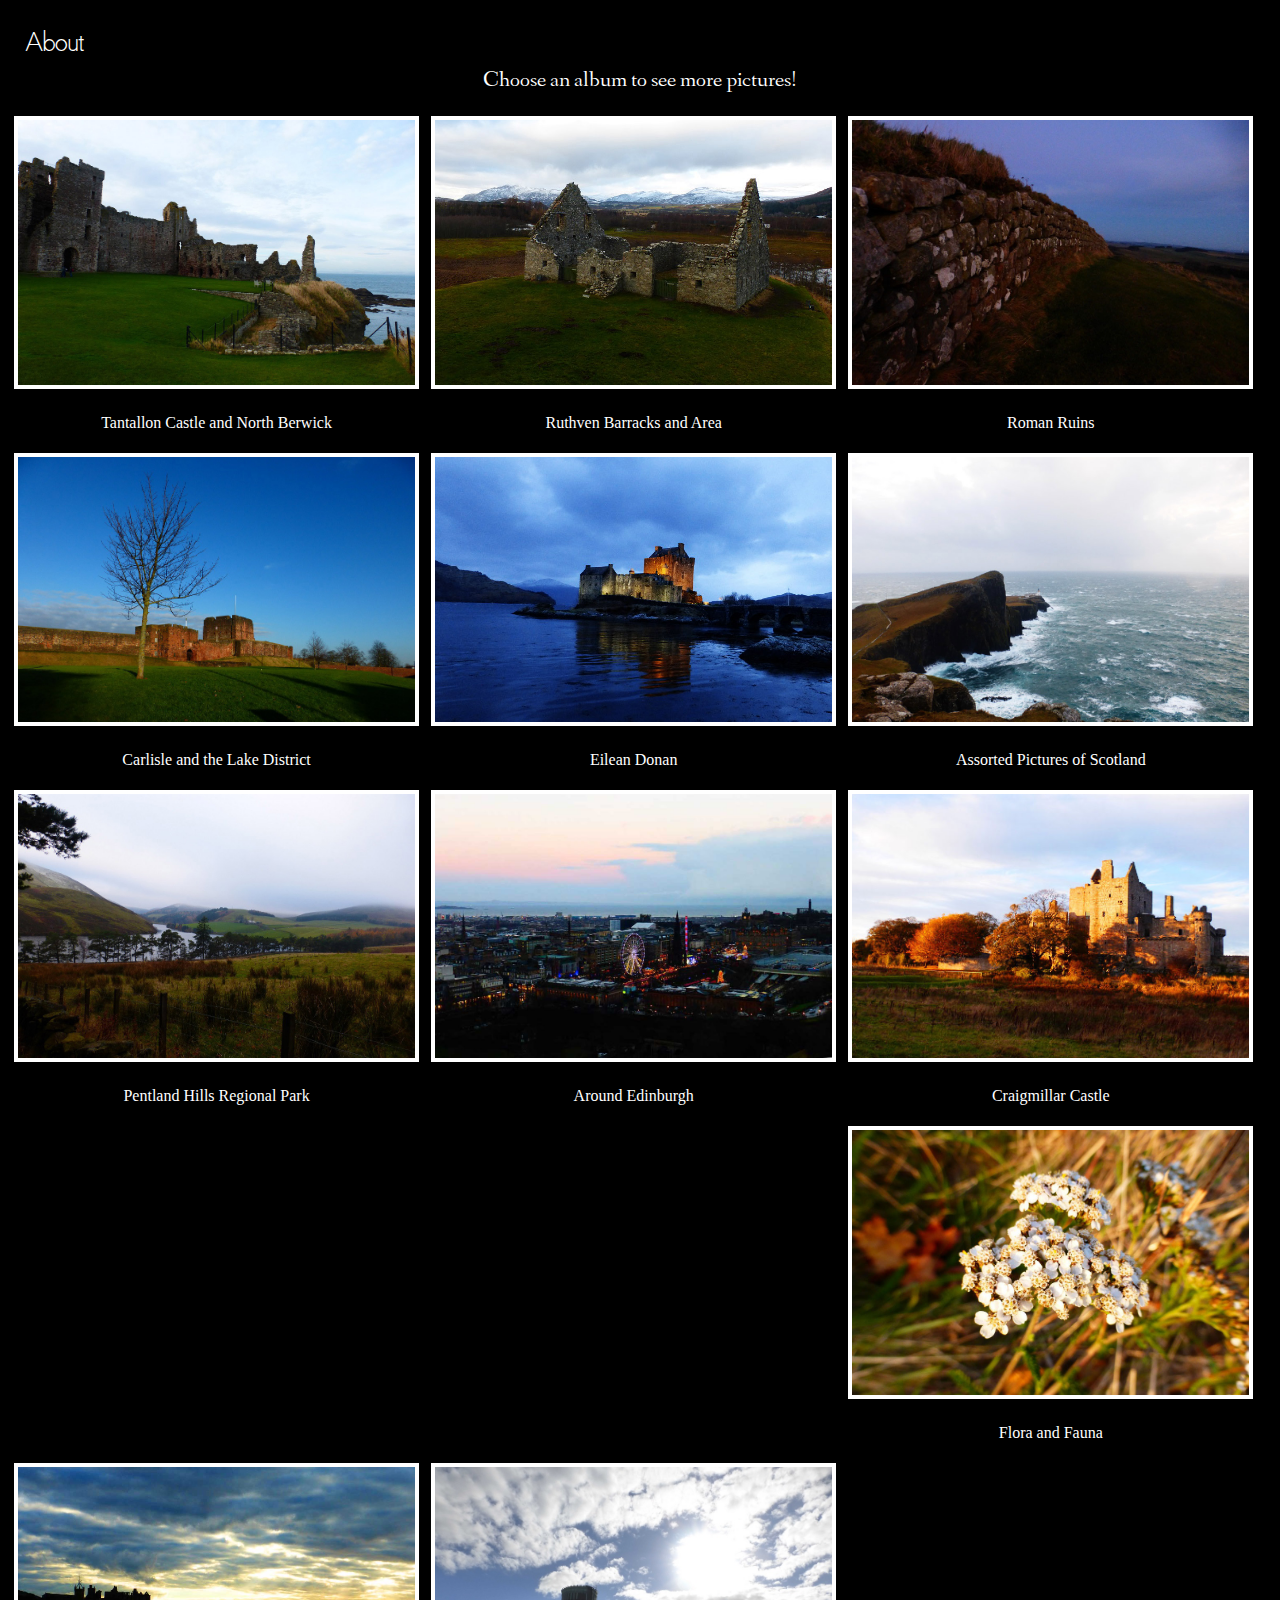
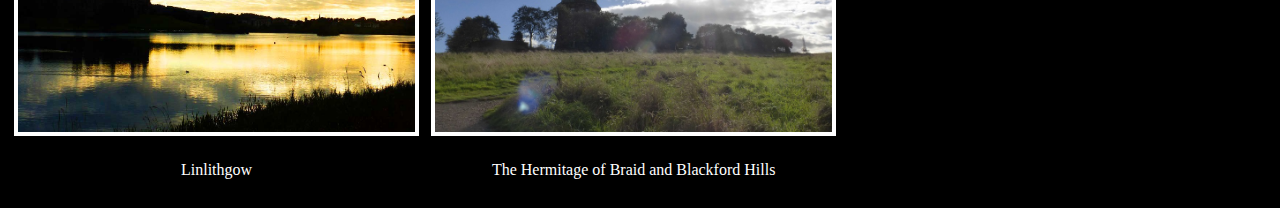
<file: index.html>
<!DOCTYPE html>
<html>
<head>
  <meta charset="utf-8">
  <meta http-equiv="X-UA-Compatible" content="IE=edge">
  <meta name="viewport" content="width=device-width, initial-scale=1">
  <title>Sarah in Edinburgh</title>
  <link href="css/style1.css" rel="stylesheet">
</head>
<body>
<div class = "home_button"><a href = "about.html"><p>About</p></a></div> 

<p class='homeTitle'>Choose an album to see more pictures!</p> 


<div class="responsive">
  <div class="img">
    <a href="tantallon.html">
      <img src="images/cover_photos/tantallon.jpg" alt="Tantallon castle" width="600" height="400">
    </a>
    <div class="desc"><p>Tantallon Castle and North Berwick</p></div>
  </div>
</div>

<div class="responsive">
  <div class="img">
    <a href="ruthven.html">
      <img src="images/cover_photos/ruthven.jpg" alt="Ruthven" width="600" height="400">
    </a>
    <div class="desc"><p>Ruthven Barracks and Area</p></div>
  </div>
</div>

<div class="responsive">
  <div class="img">
    <a href="roman.html">
      <img src="images/cover_photos/roman.jpg" alt="Roman Ruins" width="600" height="400">
    </a>
    <div class="desc"><p>Roman Ruins</p></div>
  </div>
</div>

<div class="responsive">
  <div class="img">
    <a href="ne.html">
      <img src="images/cover_photos/ne.jpg" alt="Northern England" width="600" height="400">
    </a>
    <div class="desc"><p>Carlisle and the Lake District</p></div>
  </div>
</div>

<div class="responsive">
  <div class="img">
    <a href="eilean_donan.html">
      <img src="images/cover_photos/eilean_donan.jpg" alt="Eilean Donan" width="600" height="400">
    </a>
    <div class="desc"><p>Eilean Donan</p></div>
  </div>
</div>

<div class="responsive">
  <div class="img">
    <a href="scotland.html">
      <img src="images/cover_photos/scotland.jpg" alt="Assorted Scotland" width="600" height="400">
    </a>
    <div class="desc"><p>Assorted Pictures of Scotland</p></div>
  </div>
</div>

<div class="responsive">
  <div class="img">
    <a href="pentlands.html">
      <img src="images/cover_photos/pentlands.jpg" alt="Pentlands" width="600" height="400">
    </a>
    <div class="desc"><p>Pentland Hills Regional Park</p></div>
  </div>
</div>


<div class="responsive">
  <div class="img">
    <a  href="around.html">
      <img src="images/cover_photos/around.jpg" alt="Edinburgh" width="600" height="400">
    </a>
    <div class="desc"><p>Around Edinburgh</p></div>
  </div>
</div>

<div class="responsive">
  <div class="img">
    <a href="craigmillar.html">
      <img src="images/cover_photos/craigmillar.jpg" alt="Craigmillar" width="600" height="400">
    </a>
    <div class="desc"><p>Craigmillar Castle</p></div>
  </div>
</div>

<div class="responsive">
  <div class="img">
    <a  href="flower.html">
      <img src="images/cover_photos/flower.jpg" alt="Flowers and Animals" width="600" height="400">
    </a>
    <div class="desc"><p>Flora and Fauna</p></div>
  </div>
</div>

<div class="responsive">
  <div class="img">
    <a  href="linlithgow.html">
      <img src="images/cover_photos/linlithgow.jpg" alt="Linlithgow" width="600" height="400">
    </a>
    <div class="desc"><p>Linlithgow</p></div>
  </div>
</div>

<div class="responsive">
  <div class="img">
    <a  href="hermitage.html">
      <img src="images/cover_photos/hermitage.jpg" alt="Hermitage of Braid" width="600" height="400">
    </a>
    <div class="desc"><p>The Hermitage of Braid and Blackford Hills</p></div>
  </div>
</div>
<div class="clearfix"></div>




</body>
</html>
</file>
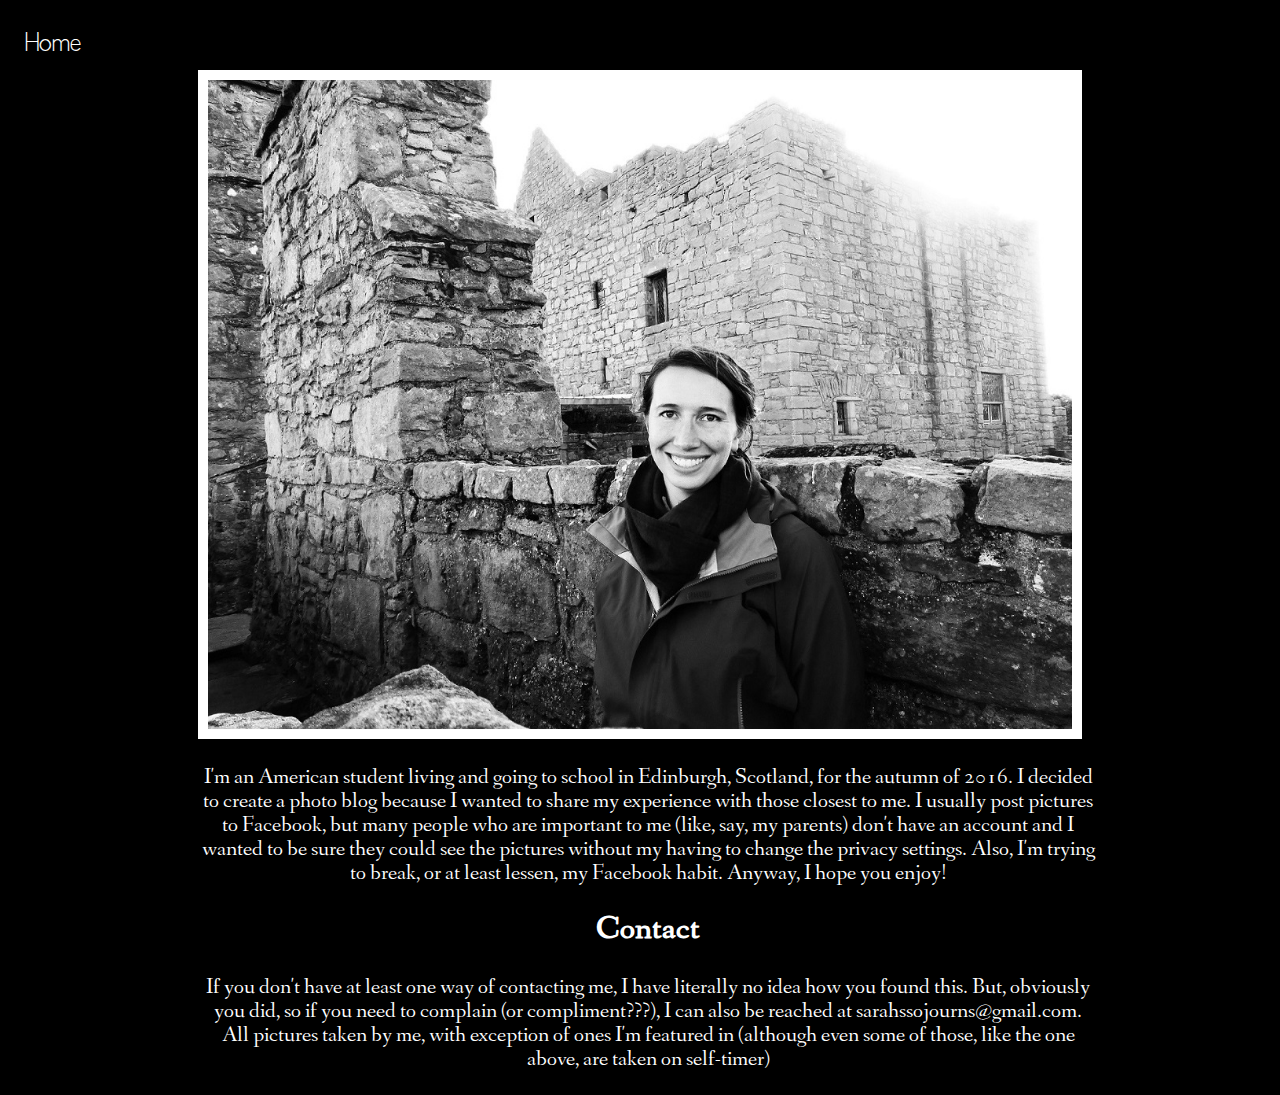
<file: about.html>
<!DOCTYPE html>
<html lang="en">
  <head>
    <meta charset="utf-8">
	   <meta http-equiv="X-UA-Compatible" content="IE=edge">
	   <meta name="viewport" content="width=device-width, initial-scale=1">
    <title>About</title>
    <!-- Bootstrap -->
	   <link href="css/style1.css" rel="stylesheet">
	<!-- HTML5 shim and Respond.js for IE8 support of HTML5 elements and media queries -->
	<!-- WARNING: Respond.js doesn't work if you view the page via file:// -->
	<!--[if lt IE 9]>
		  <script src="https://oss.maxcdn.com/html5shiv/3.7.2/html5shiv.min.js"></script>
		  <script src="https://oss.maxcdn.com/respond/1.4.2/respond.min.js"></script>
		<![endif]-->
  </head>
  <body>
    <div class = "home_button"><a href="index.html"><p>Home</p></a></div>
    <script src="js/jquery-1.11.3.min.js" type="text/javascript"></script>  
    <!--eventually this needs to go in its own js file-->
    <script>

      $(document).ready(function(){ 
      //keeps the picture in the right place when window is resized
        $(window).resize(function(){ 
           $('.my_images').css({
            position:'absolute',
            left: ($(window).width() 
              - $('.my_images').outerWidth())/2,
            top: ($(window).height() 
              - $('.my_images').outerHeight())/2
            });   
        });
     
       
 // To initially run the function:
        $(window).resize();
      });
    </script>
    <div id = "my_images">  
      <img src = "images/profile.jpg" id="main_picture">     
      <div class="caption" id="abt_caption"><p>I'm an American student living and going to school in Edinburgh, Scotland, for the autumn of 2016. I decided to create a photo blog because I wanted to share my experience with those closest to me. I usually post pictures to Facebook, but many people who are important to me (like, say, my parents) don't have an account and I wanted to be sure they could see the pictures without my having to change the privacy settings. Also, I'm trying to break, or at least lessen, my Facebook habit. Anyway, I hope you enjoy!</p>
        <h2>Contact</h2><p>If you don't have at least one way of contacting me, I have literally no idea how you found this. But, obviously you did, so if you need to complain (or compliment???), I can also be reached at sarahssojourns@gmail.com.<br/> All pictures taken by me, with exception of ones I'm featured in (although even some of those, like the one above, are taken on self-timer)</p></div> 
    </div>
  </body>
</html>
</file>
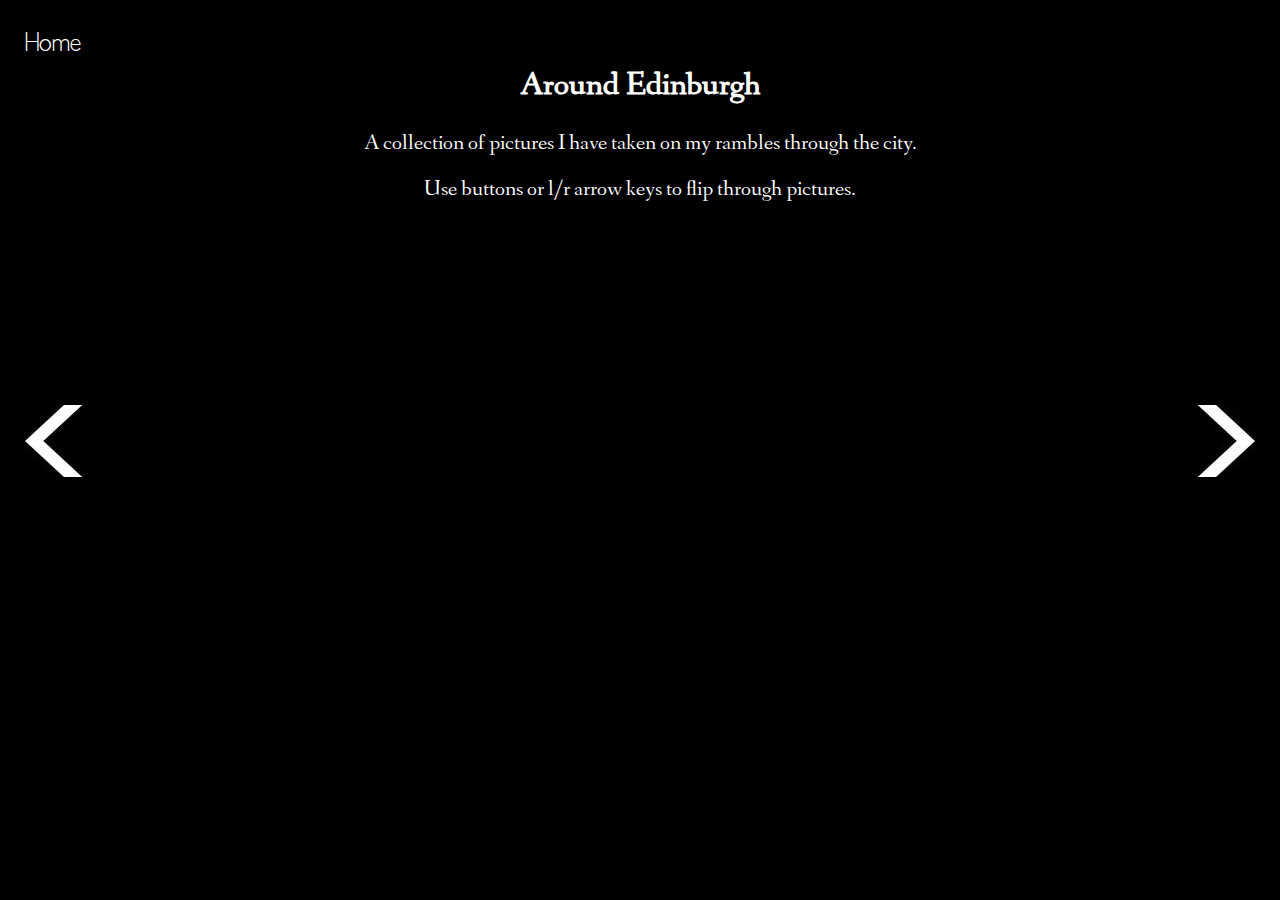
<file: around.html>
<!DOCTYPE html>
<html lang="en">
  <head>
    <meta charset="utf-8">
	   <meta http-equiv="X-UA-Compatible" content="IE=edge">
	   <meta name="viewport" content="width=device-width, initial-scale=1">
     <script src ="photo_slider.js"></script>
    <title>Around Edinburgh</title>
    <!-- Bootstrap -->
	   <link href="css/style1.css" rel="stylesheet">
	<!-- HTML5 shim and Respond.js for IE8 support of HTML5 elements and media queries -->
	<!-- WARNING: Respond.js doesn't work if you view the page via file:// -->
	<!--[if lt IE 9]>
		  <script src="https://oss.maxcdn.com/html5shiv/3.7.2/html5shiv.min.js"></script>
		  <script src="https://oss.maxcdn.com/respond/1.4.2/respond.min.js"></script>
		<![endif]-->
  </head>
  <body>
    <div class = "home_button"><a href="index.html"><p>Home</p></a></div>
    <script src="js/jquery-1.11.3.min.js" type="text/javascript"></script>  
    <!--eventually this needs to go in its own js file-->
    <script >
    
      var captions;
     // array of captions for pictures
      captions = ["Sir Walter Scott Memorial","In Holyrood Park", 
      "Duddsington Loch!", "Duddsington Loch!", "On the Royal Mile", "The Edinburgh Castle", 
      "Princes Street and the Christmas Market from the castle", 
      "The Royal Mile and Arthur's Seat from the castle", 
      "The Edinburgh Christmas Market and Princes Street from the castle", "From the castle!", "The Edinburgh Castle", "The Pentland Hills as seen from the Salisbury Crags", "The Edinburgh Castle, as seen from Princes Street",
       "The Balmoral Hotel and Princes Street",
        "Arthur's Seat", "Holyrood Park", "Holyrood Park", 
        "Sir Walter Scott Memorial", "Duddsington Kirk", "The Royal Mile", "Looking over Dean Gardens", "Dean Village!", 
        "Dean Village!", "The castle from Greyfriar Kirk", "From Greyfriar Kirk", "Greyfriar's Kirk", "Greyfriar's Kirk", "Greyfriar's Kirk", "Greyfriar's Kirk", "Greyfriar's Kirk", "Greyfriar's Kirk", "Greyfriar's Kirk",
        "Greyfriar's Kirk", "Greyfriar's Kirk", "Edinburgh at sunset", "The Castle!", "The Castle", "Looking south from the castle", "The Royal Mile!"];

      photo_slider('<h2>Around Edinburgh</h2><p>A collection of pictures I have taken on my rambles through the city.</p>',
      'around/around_', captions);
      
    </script>
    <div id = "my_images">       
    </div>
    <img src = "images/left_button.jpg" class="left_button">
    <img src = "images/right_button.jpg" class="right_button">
  </body>
</html>
</file>
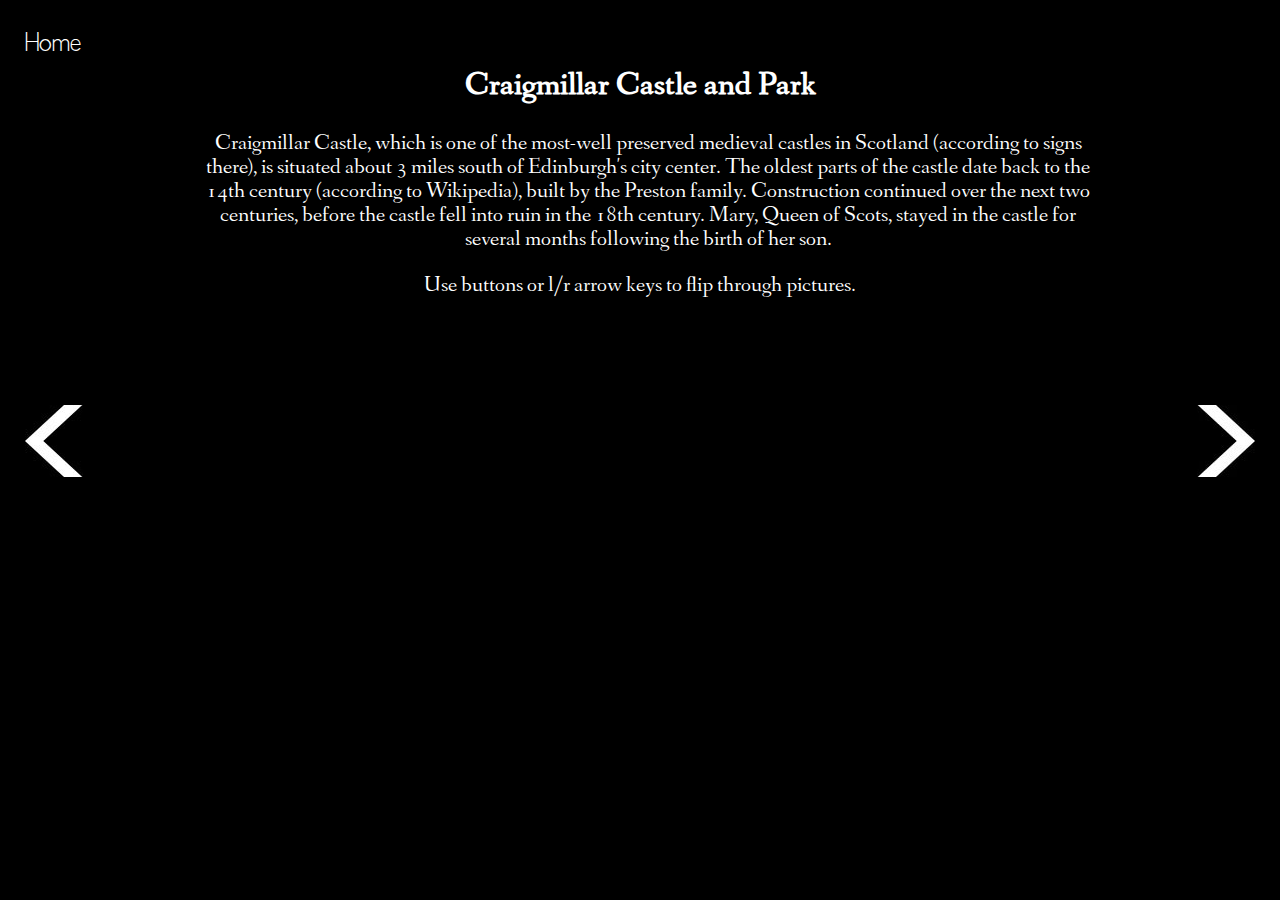
<file: craigmillar.html>
<!DOCTYPE html>
<html lang="en">
  <head>
    <meta charset="utf-8">
	   <meta http-equiv="X-UA-Compatible" content="IE=edge">
	   <meta name="viewport" content="width=device-width, initial-scale=1">
    <title>Craigmillar Castle and Park</title>
    <!-- Bootstrap -->
	   <link href="css/style1.css" rel="stylesheet">
     <script src = "photo_slider.js"></script>
	<!-- HTML5 shim and Respond.js for IE8 support of HTML5 elements and media queries -->
	<!-- WARNING: Respond.js doesn't work if you view the page via file:// -->
	<!--[if lt IE 9]>
		  <script src="https://oss.maxcdn.com/html5shiv/3.7.2/html5shiv.min.js"></script>
		  <script src="https://oss.maxcdn.com/respond/1.4.2/respond.min.js"></script>
		<![endif]-->
  </head>
  <body>
    <div class = "home_button"><a href="index.html"><p>Home</p></a></div>
    <script src="js/jquery-1.11.3.min.js" type="text/javascript"></script>  
    <!--eventually this needs to go in its own js file-->
    <script>
      //array of captions for pictures
      var captions = ["The castle on an autumn evening",
      "The castle from the northwest", "From where the castle gardens once were", 
      "Again, from the old gardens", "Trees at sunset!",
      "Sunset in the park",
      "The castle from the southwest", 
      "Northern entrance", "The castle from the south", 
      "Eastern side and chapel", "Sorry, I just took a lot of pictures from this angle", 
      "Slightly Closer", "Oh, look, another picture of the castle!", 
      "From a window facing west", "Edinburgh and Salisbury Craigs",
       "Facing northeast from the castle", "Slightly more north",
       "Edinburgh and Holyrood park/Arthur's Seat", 
       "The Hermitage of Braid and Blackford Hill and, farther out, Pentland Hills Regional Park", 
       "Grand Dining Hall", "slightly different angle on the castle",
        "Western side", "A tower??", "A gate?? (I have been nominated for the Nobel Prize in literature for my captioning skills)", "Woods in the park!"];

      var file_path = 'craigmillar/craigmillar_';

      var intro ='<h2>Craigmillar Castle and Park</h2><p id ="abt_caption">Craigmillar Castle, which is one of the most-well preserved medieval castles in Scotland (according to signs there), is situated about 3 miles south of Edinburgh&apos;s city center. The oldest parts of the castle date back to the 14th century (according to Wikipedia), built by the Preston family. Construction continued over the next two centuries, before the castle fell into ruin in the 18th century. Mary, Queen of Scots, stayed in the castle for several months following the birth of her son.</p>';
      photo_slider(intro, file_path, captions);
 
    </script>
    <div id = "my_images">       
    </div>
    <img src = "images/left_button.jpg" class="left_button">
    <img src = "images/right_button.jpg" class="right_button">
  </body>
</html>
</file>
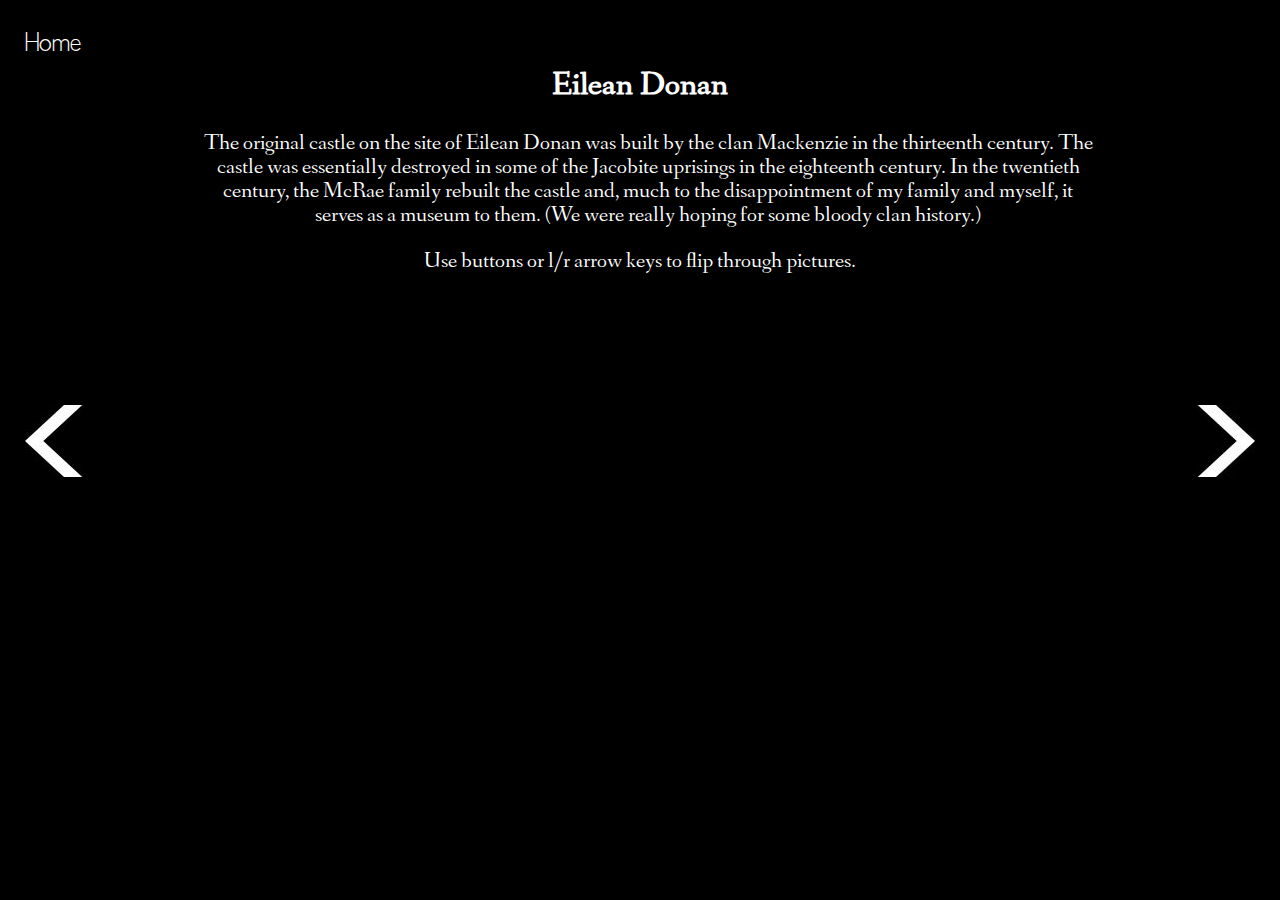
<file: eilean_donan.html>
<!DOCTYPE html>
<html lang="en">
  <head>
    <meta charset="utf-8">
	   <meta http-equiv="X-UA-Compatible" content="IE=edge">
	   <meta name="viewport" content="width=device-width, initial-scale=1">
      <title>Eilean Donan</title>
      <script src='photo_slider.js'></script>
    <!-- Bootstrap -->
	   <link href="css/style1.css" rel="stylesheet">
	<!-- HTML5 shim and Respond.js for IE8 support of HTML5 elements and media queries -->
	<!-- WARNING: Respond.js doesn't work if you view the page via file:// -->
	<!--[if lt IE 9]>
		  <script src="https://oss.maxcdn.com/html5shiv/3.7.2/html5shiv.min.js"></script>
		  <script src="https://oss.maxcdn.com/respond/1.4.2/respond.min.js"></script>
		<![endif]-->
  </head>
  <body>
    <div class = "home_button"><a href="index.html"><p>Home</p></a></div>
    <script src="js/jquery-1.11.3.min.js" type="text/javascript"></script>  
    <!--eventually this needs to go in its own js file-->
    <script>
     var intro = '<h2>Eilean Donan</h2><p id="abt_caption">The original castle on the site of Eilean Donan was built by the clan Mackenzie in the thirteenth century. The castle was essentially destroyed in some of the Jacobite uprisings in the eighteenth century. In the twentieth century, the McRae family rebuilt the castle and, much to the disappointment of my family and myself, it serves as a museum to them. (We were really hoping for some bloody clan history.)</p>';
     var file_path = 'eilean_donan/eilean_donan_';
      //array of captions for pictures
      var captions = ["The castle from the parking lot", 
      "Hills around the castle", "Hills around the castle",
       "Hills around the castle", "Hills around the castle",
        "From on the island", "The castle!", "The castle!", "Lit up!", "Lit up!"];
      photo_slider(intro, file_path, captions);
    </script>
    <div id = "my_images">       
    
    </div>
    <img src = "images/left_button.jpg" class="left_button">
    <img src = "images/right_button.jpg" class="right_button">
  </body>
</html>
</file>
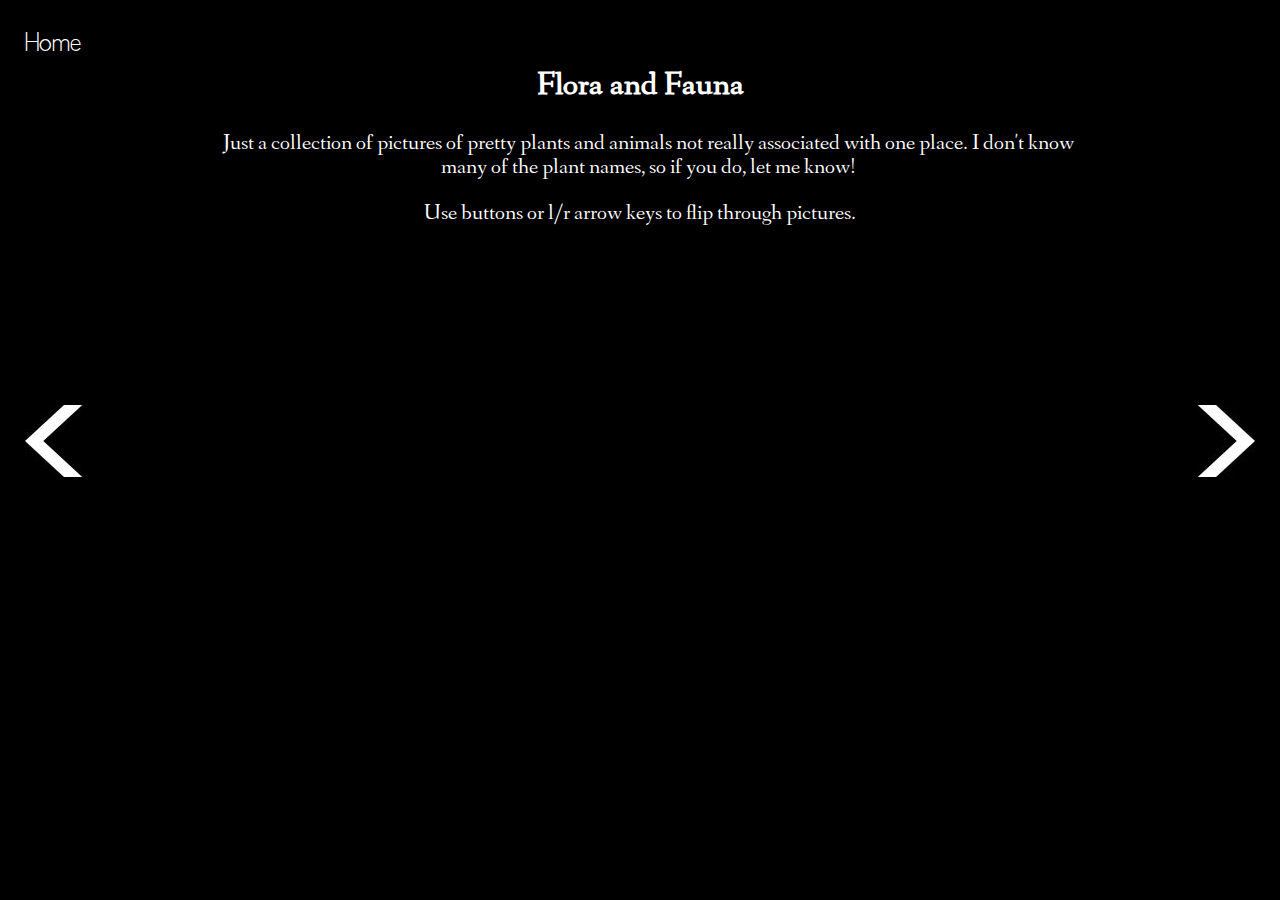
<file: flower.html>
<!DOCTYPE html>
<html lang="en">
  <head>
    <meta charset="utf-8">
	   <meta http-equiv="X-UA-Compatible" content="IE=edge">
	   <meta name="viewport" content="width=device-width, initial-scale=1">
    <title>Flora</title>
    <script src= "photo_slider.js"></script>
    <!-- Bootstrap -->
	   <link href="css/style1.css" rel="stylesheet">
	<!-- HTML5 shim and Respond.js for IE8 support of HTML5 elements and media queries -->
	<!-- WARNING: Respond.js doesn't work if you view the page via file:// -->
	<!--[if lt IE 9]>
		  <script src="https://oss.maxcdn.com/html5shiv/3.7.2/html5shiv.min.js"></script>
		  <script src="https://oss.maxcdn.com/respond/1.4.2/respond.min.js"></script>
		<![endif]-->
  </head>
  <body>
    <div class = "home_button"><a href="index.html"><p>Home</p></a></div>
    <script src="js/jquery-1.11.3.min.js" type="text/javascript"></script>  
    <!--eventually this needs to go in its own js file-->
    <script>

      //array of captions for pictures
      var captions = ["Near Craigmillar Castle!", 
      "One of my friends thought this duck looked like a dragon spreading its wings", "A heron in Pentland Hills Regional Park",
      "Robin at Hadrian's Wall", "Robin at Hadrian's Wall",
      "Near Duddsington Loch", "A Dahlia(?) in someone's front yard (I felt a bit creepy taking the picture, oh well)", "Near Duddsington Loch", "Near Duddsington Loch", "Near Duddsington Loch", "In Greyfriar's Kirkyard", "In Greyfriar's Kirkyard", "In Greyfriar's Kirkyard", "In Greyfriar's Kirkyard", "In Greyfriar's Kirkyard", "In Greyfriar's Kirkyard", "Daisies are my favorite flowers", "Daisy in Greyfriar's Kirkyard", "In Greyfriar's Kirkyard"];

      var file_path = 'flower/flower_';
      var intro = '<h2>Flora and Fauna</h2><p id="abt_caption">Just a collection of pictures of pretty plants and animals not really associated with one place. I don&apos;t know many of the plant names, so if you do, let me know!</p>';
      photo_slider(intro, file_path, captions);
    
    </script>
    <div id = "my_images">       
    </div>
    <img src = "images/left_button.jpg" class="left_button">
    <img src = "images/right_button.jpg" class="right_button">
  </body>
</html>
</file>
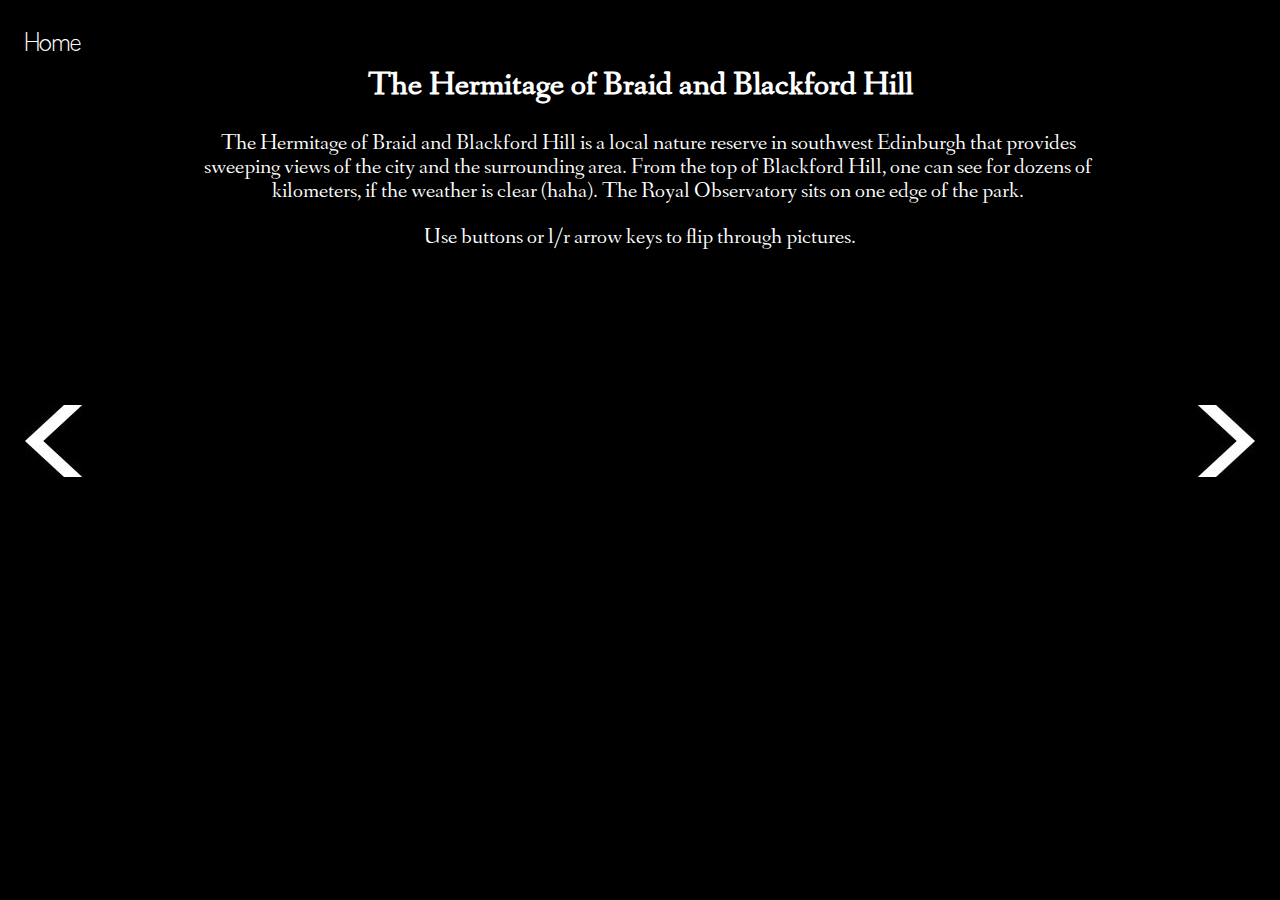
<file: hermitage.html>
<!DOCTYPE html>
<html lang="en">
  <head>
    <meta charset="utf-8">
	   <meta http-equiv="X-UA-Compatible" content="IE=edge">
	   <meta name="viewport" content="width=device-width, initial-scale=1">
      <title>Hermitage of Braid and Blackford Hill</title>
      <script src='photo_slider.js'></script>
    <!-- Bootstrap -->
	   <link href="css/style1.css" rel="stylesheet">
	<!-- HTML5 shim and Respond.js for IE8 support of HTML5 elements and media queries -->
	<!-- WARNING: Respond.js doesn't work if you view the page via file:// -->
	<!--[if lt IE 9]>
		  <script src="https://oss.maxcdn.com/html5shiv/3.7.2/html5shiv.min.js"></script>
		  <script src="https://oss.maxcdn.com/respond/1.4.2/respond.min.js"></script>
		<![endif]-->
  </head>
  <body>
    <div class = "home_button"><a href="index.html"><p>Home</p></a></div>
    <script src="js/jquery-1.11.3.min.js" type="text/javascript"></script>  
    <!--eventually this needs to go in its own js file-->
    <script>
     var intro = '<h2>The Hermitage of Braid and Blackford Hill</h2><p id="abt_caption">The Hermitage of Braid and Blackford Hill is a local nature reserve in southwest Edinburgh that provides sweeping views of the city and the surrounding area. From the top of Blackford Hill, one can see for dozens of kilometers, if the weather is clear (haha). The Royal Observatory sits on one edge of the park.</p>';
     var file_path = 'hermitage/hermitage_';
      //array of captions for pictures
      var captions = ["A view of Arthur's seat.", "Looking southwest from Blackford Hill, toward Pentland Regional Park", "Blackford Pond", "Edinburgh Castle from Blackford Hill", "The Royal Observatory", "Edinburgh!"];
      photo_slider(intro, file_path, captions);
    </script>
    <div id = "my_images">       
    
    </div>
    <img src = "images/left_button.jpg" class="left_button">
    <img src = "images/right_button.jpg" class="right_button">
  </body>
</html>
</file>
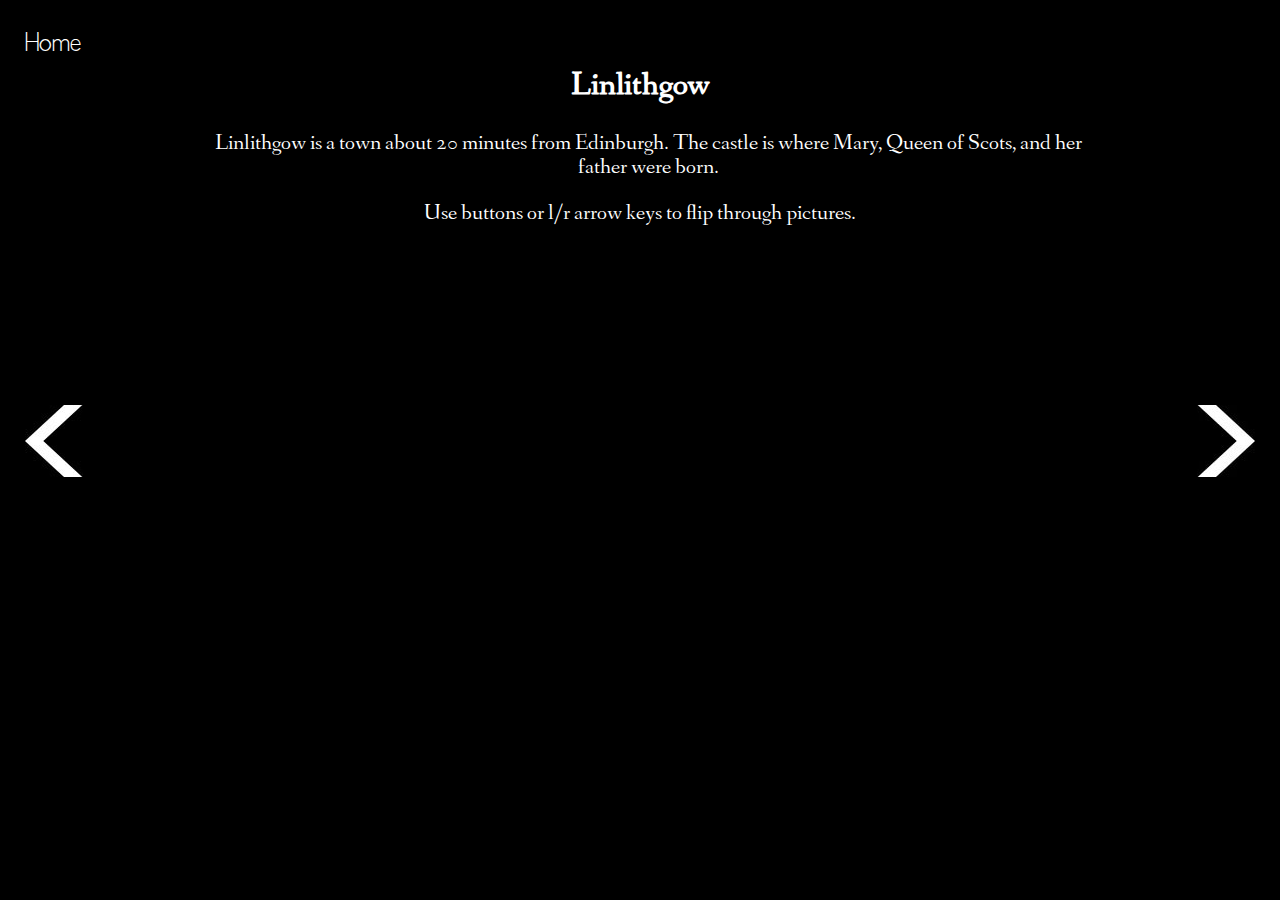
<file: linlithgow.html>
<!DOCTYPE html>
<html lang="en">
  <head>
    <meta charset="utf-8">
	   <meta http-equiv="X-UA-Compatible" content="IE=edge">
	   <meta name="viewport" content="width=device-width, initial-scale=1">
    <title>Linlithgow</title>
    <!-- Bootstrap -->
	   <link href="css/style1.css" rel="stylesheet">
     <script src = "photo_slider.js"></script>
	<!-- HTML5 shim and Respond.js for IE8 support of HTML5 elements and media queries -->
	<!-- WARNING: Respond.js doesn't work if you view the page via file:// -->
	<!--[if lt IE 9]>
		  <script src="https://oss.maxcdn.com/html5shiv/3.7.2/html5shiv.min.js"></script>
		  <script src="https://oss.maxcdn.com/respond/1.4.2/respond.min.js"></script>
		<![endif]-->
  </head>
  <body>
    <div class = "home_button"><a href="index.html"><p>Home</p></a></div>
    <script src="js/jquery-1.11.3.min.js" type="text/javascript"></script>  
    <!--eventually this needs to go in its own js file-->
    <script>
      //array of captions for pictures
      var captions = ["Parish Church","Fountain in the center of the courtyard", "Castle", "Grand hall in the castle", 
        "The castle", "Mary, Queen of Scots", "Spider web",
        "The castle!", "Looking over the lake", "Looking over the lake", "This reminds me of Hogwarts"        ];

      var file_path = 'linlithgow/linlithgow_';

      var intro ='<h2>Linlithgow</h2><p id ="abt_caption">Linlithgow is a town about 20 minutes from Edinburgh. The castle is where Mary, Queen of Scots, and her father were born.</p>';
      photo_slider(intro, file_path, captions);
 
    </script>
    <div id = "my_images">       
    </div>
    <img src = "images/left_button.jpg" class="left_button">
    <img src = "images/right_button.jpg" class="right_button">
  </body>
</html>
</file>
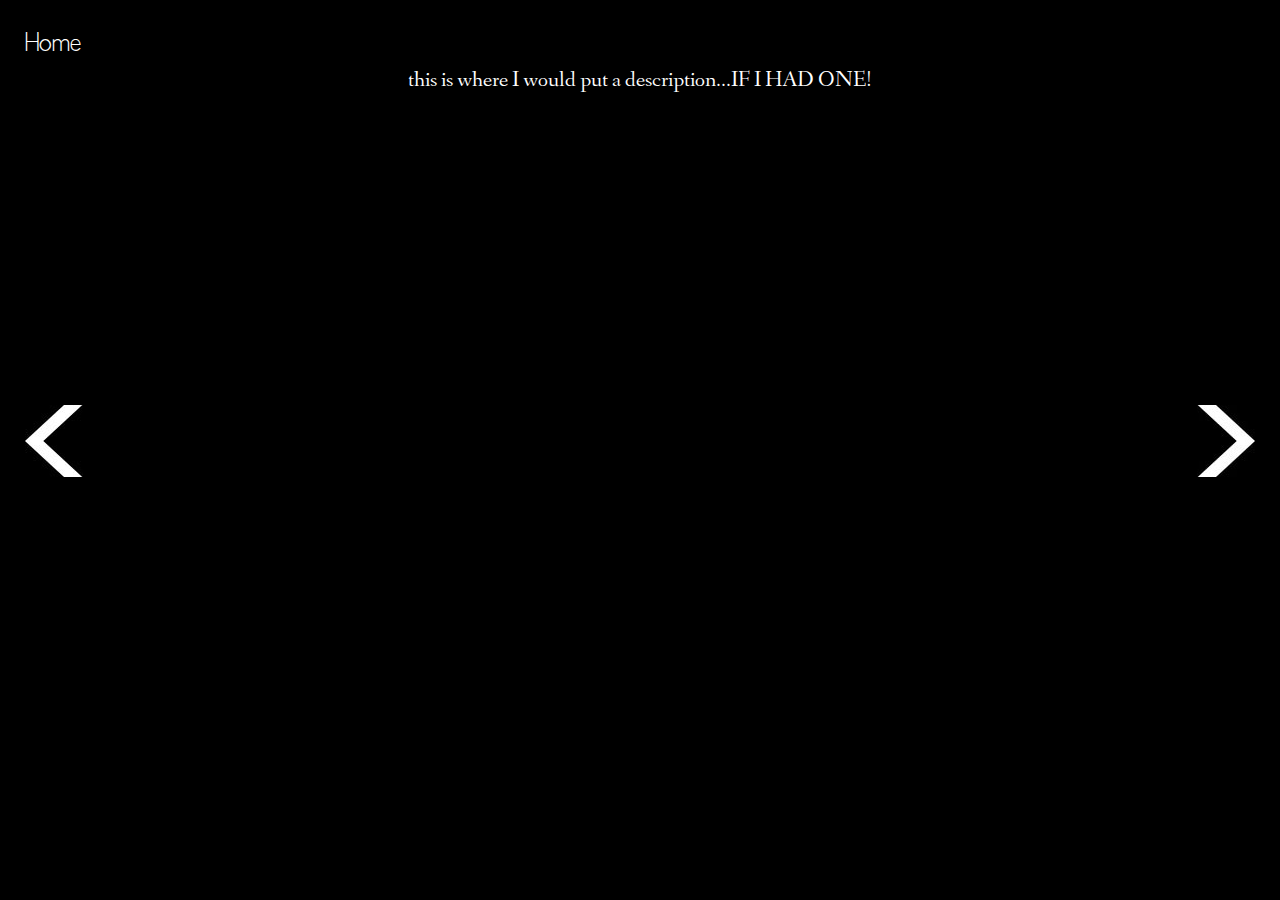
<file: my_photo_slider.html>
<!DOCTYPE html>
<html lang="en">
  <head>
    <meta charset="utf-8">
	   <meta http-equiv="X-UA-Compatible" content="IE=edge">
	   <meta name="viewport" content="width=device-width, initial-scale=1">
    <title>Will need to figure out how to get this to change based on Album name</title>
    <!-- Bootstrap -->
	   <link href="css/style1.css" rel="stylesheet">
	<!-- HTML5 shim and Respond.js for IE8 support of HTML5 elements and media queries -->
	<!-- WARNING: Respond.js doesn't work if you view the page via file:// -->
	<!--[if lt IE 9]>
		  <script src="https://oss.maxcdn.com/html5shiv/3.7.2/html5shiv.min.js"></script>
		  <script src="https://oss.maxcdn.com/respond/1.4.2/respond.min.js"></script>
		<![endif]-->
  </head>
  <body>
    <div class = "home_button"><a href="index.html"><p>Home</p></a></div>
    <script src="js/jquery-1.11.3.min.js" type="text/javascript"></script>  
    <!--eventually this needs to go in its own js file-->
    <script>
    //array of names of pictures to be displayed
      var pics = ["craigmillar_1.jpg", "craigmillar_16.jpg"];
      //array of captions for pictures
      var captions = ["0", "1", "2", "3", "4", "5", "6", "7", "8", "9", "10", "11", "12", "13", "14", "15", "16", "17", "18"];
      //keeping track of where user is in array
      var counter = -1;
      $(document).ready(function(){ 
      //keeps the picture in the right place when window is resized
        $(window).resize(function(){ 
           $('.my_images').css({
            position:'absolute',
            left: ($(window).width() 
              - $('.my_images').outerWidth())/2,
            top: ($(window).height() 
              - $('.my_images').outerHeight())/2
            });   
        });
        //for going to the previous photo
        $('.left_button').click(function(){
          if (counter === -1 || counter === 0){
            $("#my_images").html('<div class="caption"><p> this is where I would put a description...IF I HAD ONE!</p></div>'); 
            if (counter === 0){
              counter -= 1;
            }      
          } else {
            counter-=1;
            $("#my_images").html('<img src = "images/craigmillar/craigmillar_'+
            counter.toString()+'.jpg" id="main_picture"> <div class="caption"><p>'+
            captions[counter]+'</p></div>');        
          }
        });
        //for going to the next photo
        $('.right_button').click(function(){
          if (counter < captions.length-1){
            counter +=1;
            console.log(counter);
            $("#my_images").html('<img src = "images/craigmillar/craigmillar_'+
             counter.toString()+'.jpg" id="main_picture"> <div class="caption"><p>'+
             captions[counter]+'</p></div>');
          }else{
            if(counter === captions.length-1){
              counter+=1;
            }
            $("#my_images").html('<img src = "images/end.jpg" id="main_picture">');
          }
          
       }); 
 // To initially run the function:
        $(window).resize();
      });
    </script>
    <div id = "my_images">       
      <div class="caption"><p>this is where I would put a description...IF I HAD ONE!</p></div> 
    </div>
    <img src = "images/left_button.jpg" class="left_button">
    <img src = "images/right_button.jpg" class="right_button">
  </body>
</html>
</file>
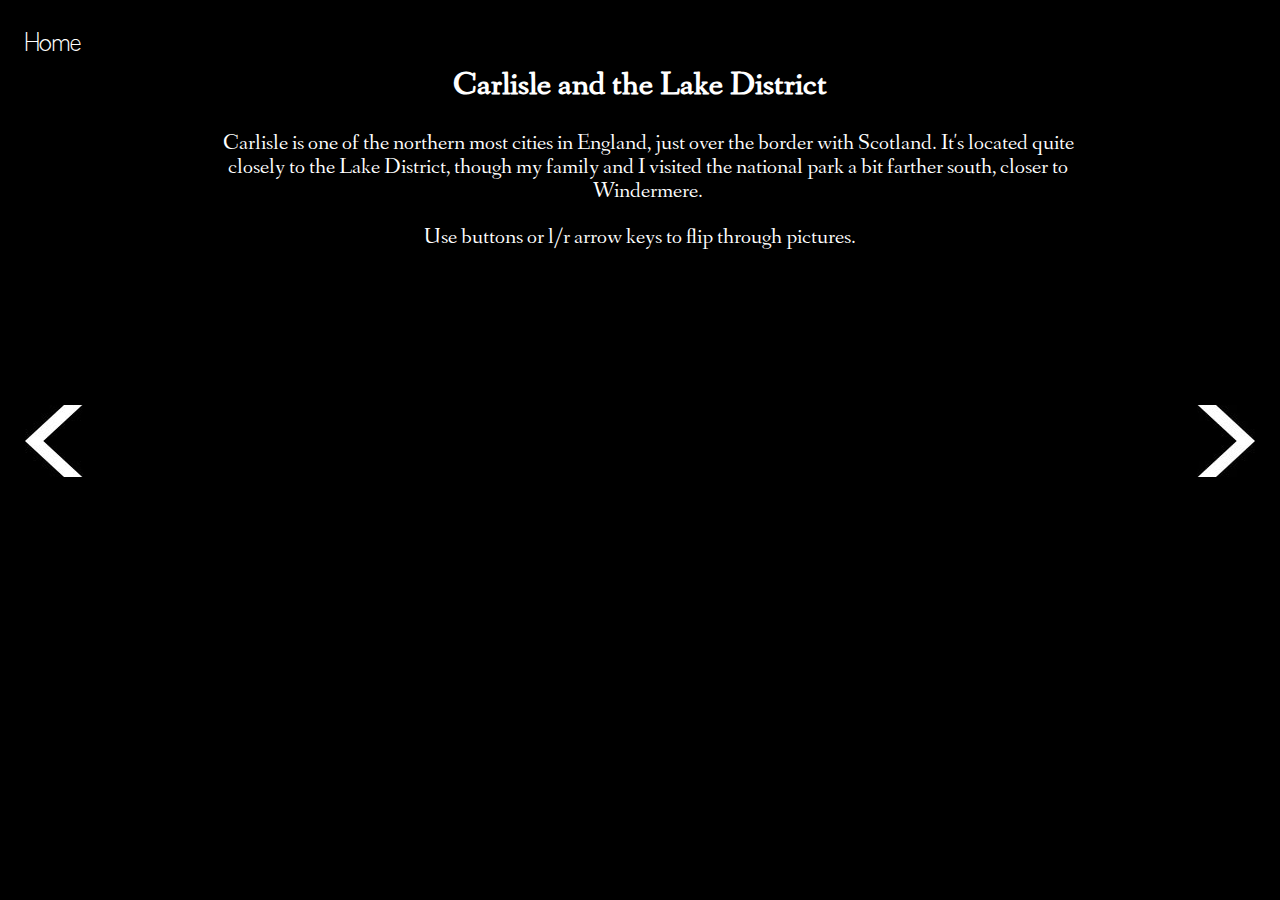
<file: ne.html>
<!DOCTYPE html>
<html lang="en">
  <head>
    <meta charset="utf-8">
	   <meta http-equiv="X-UA-Compatible" content="IE=edge">
	   <meta name="viewport" content="width=device-width, initial-scale=1">
     <script src ="photo_slider.js"></script>
    <title>Carlisle and the Lake District</title>
    <!-- Bootstrap -->
	   <link href="css/style1.css" rel="stylesheet">
	<!-- HTML5 shim and Respond.js for IE8 support of HTML5 elements and media queries -->
	<!-- WARNING: Respond.js doesn't work if you view the page via file:// -->
	<!--[if lt IE 9]>
		  <script src="https://oss.maxcdn.com/html5shiv/3.7.2/html5shiv.min.js"></script>
		  <script src="https://oss.maxcdn.com/respond/1.4.2/respond.min.js"></script>
		<![endif]-->
  </head>
  <body>
    <div class = "home_button"><a href="index.html"><p>Home</p></a></div>
    <script src="js/jquery-1.11.3.min.js" type="text/javascript"></script>  
    <!--eventually this needs to go in its own js file-->
    <script >
    
      var captions;
     // array of captions for pictures
      captions = ["Stained Glass in Carlisle Cathedral",
      "Stained Glass in Carlisle Cathedral",
        "Carlisle Cathedral", "Carlisle Cathedral Ceiling",
         "Carlisle Cathedral", "Carlisle Castle",
        "On a walk in the Lake District", "In the Lake District",
         "In the Lake District", "In the Lake District"];

      photo_slider('<h2>Carlisle and the Lake District</h2><p id ="abt_caption">Carlisle is one of the northern most cities in England, just over the border with Scotland. It&apos;s located quite closely to the Lake District, though my family and I visited the national park a bit farther south, closer to Windermere.</p>',
      'ne/ne_', captions);
      
    </script>
    <div id = "my_images">       
    </div>
    <img src = "images/left_button.jpg" class="left_button">
    <img src = "images/right_button.jpg" class="right_button">
  </body>
</html>
</file>
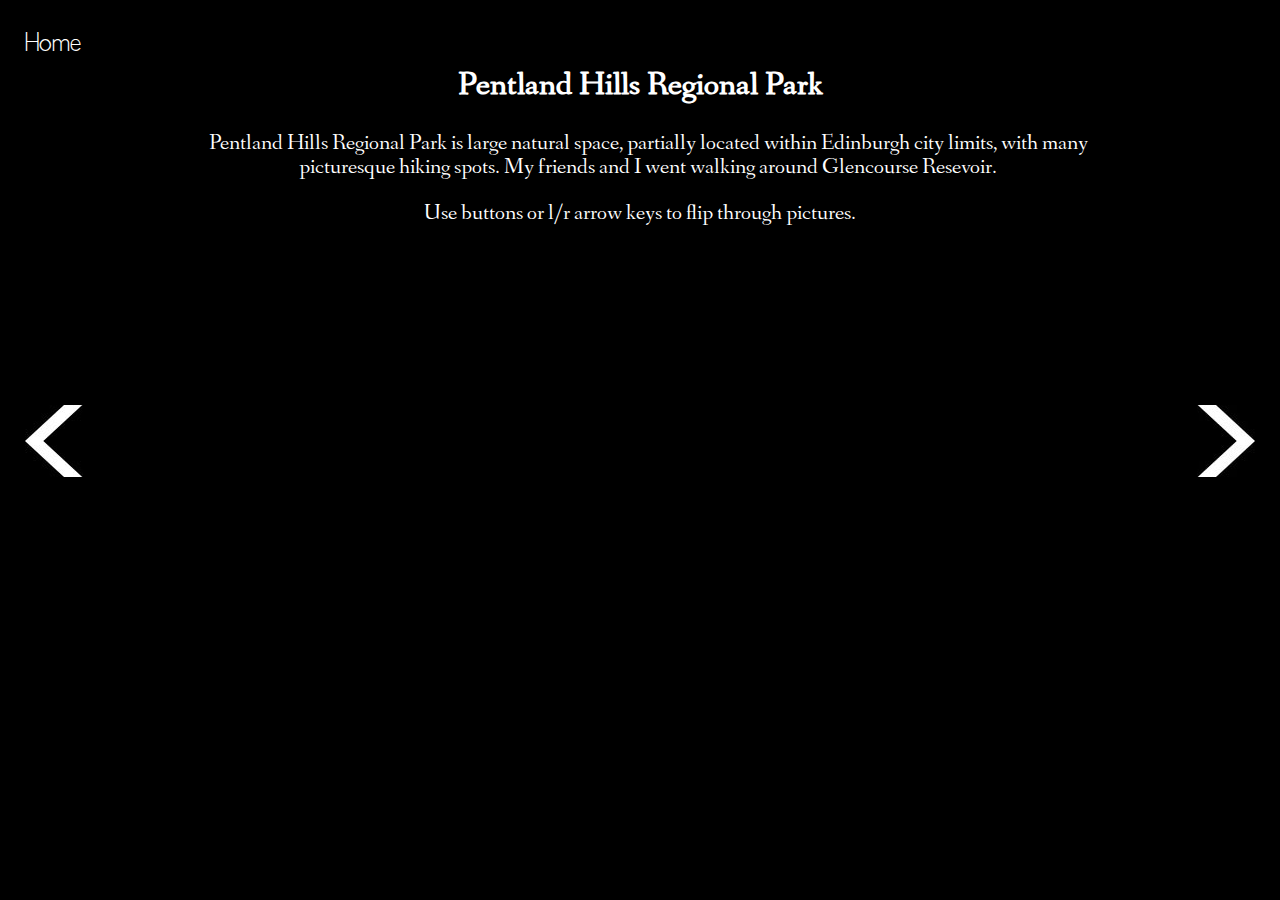
<file: pentlands.html>
<!DOCTYPE html>
<html lang="en">
  <head>
    <meta charset="utf-8">
	   <meta http-equiv="X-UA-Compatible" content="IE=edge">
	   <meta name="viewport" content="width=device-width, initial-scale=1">
     <script src ="photo_slider.js"></script>
    <title>Pentlands</title>
    <!-- Bootstrap -->
	   <link href="css/style1.css" rel="stylesheet">
	<!-- HTML5 shim and Respond.js for IE8 support of HTML5 elements and media queries -->
	<!-- WARNING: Respond.js doesn't work if you view the page via file:// -->
	<!--[if lt IE 9]>
		  <script src="https://oss.maxcdn.com/html5shiv/3.7.2/html5shiv.min.js"></script>
		  <script src="https://oss.maxcdn.com/respond/1.4.2/respond.min.js"></script>
		<![endif]-->
  </head>
  <body>
    <div class = "home_button"><a href="index.html"><p>Home</p></a></div>
    <script src="js/jquery-1.11.3.min.js" type="text/javascript"></script>  
    <!--eventually this needs to go in its own js file-->
    <script >
    
      var captions;
     // array of captions for pictures
      captions = ["Glencourse Resevoir",
       "Glencourse Resevoir",
        "Glencourse Resevoir", "Glencourse Resevoir", "In the Pentland Hills!", 
        "Autumn colours!"];

      photo_slider('<h2>Pentland Hills Regional Park</h2><p id ="abt_caption">Pentland Hills Regional Park is large natural space, partially located within Edinburgh city limits, with many picturesque hiking spots. My friends and I went walking around Glencourse Resevoir.</p>',
      'pentlands/pentlands_', captions);
      
    </script>
    <div id = "my_images">       
    </div>
    <img src = "images/left_button.jpg" class="left_button">
    <img src = "images/right_button.jpg" class="right_button">
  </body>
</html>
</file>
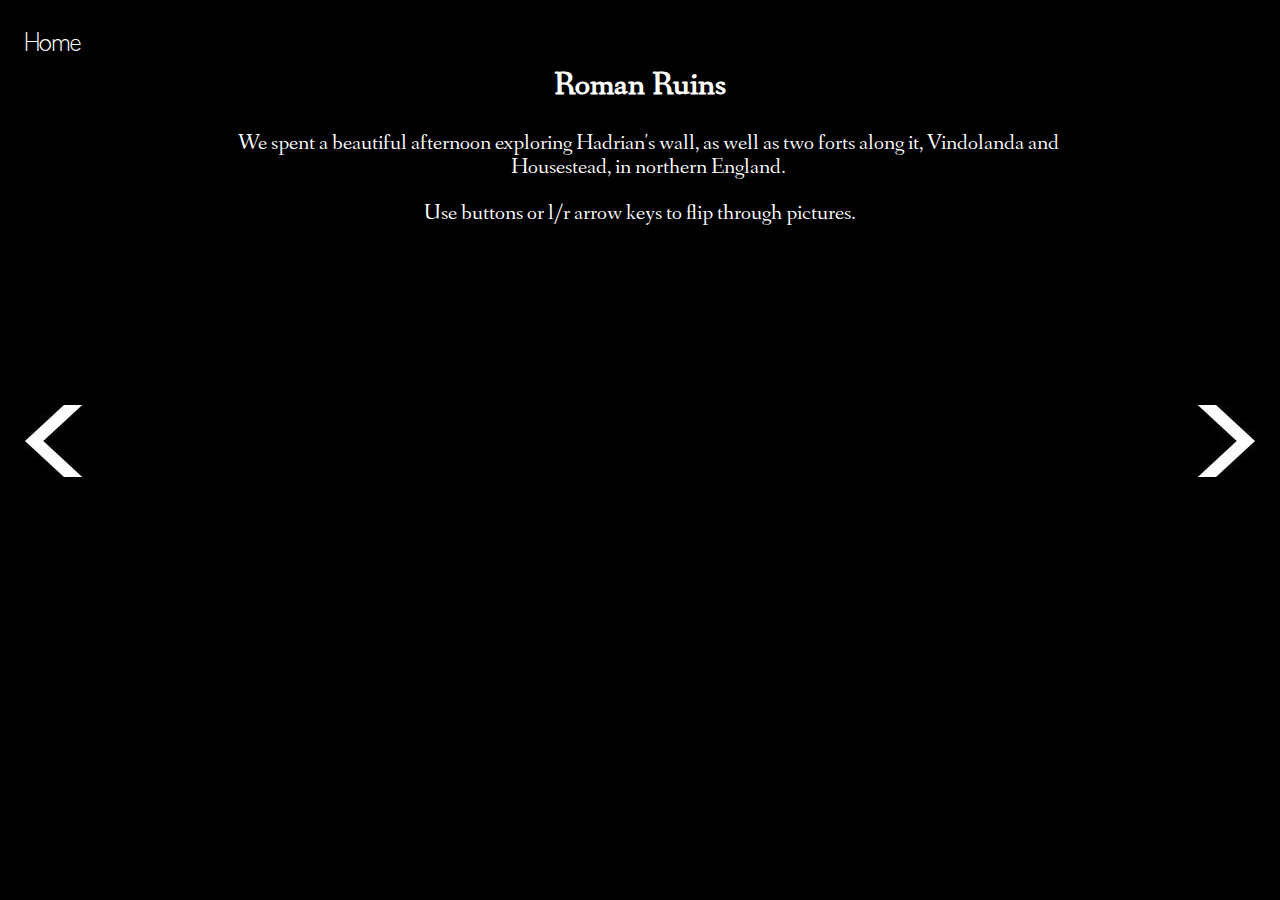
<file: roman.html>
<!DOCTYPE html>
<html lang="en">
  <head>
    <meta charset="utf-8">
	   <meta http-equiv="X-UA-Compatible" content="IE=edge">
	   <meta name="viewport" content="width=device-width, initial-scale=1">
     <script src ="photo_slider.js"></script>
    <title>Roman Ruins</title>
    <!-- Bootstrap -->
	   <link href="css/style1.css" rel="stylesheet">
	<!-- HTML5 shim and Respond.js for IE8 support of HTML5 elements and media queries -->
	<!-- WARNING: Respond.js doesn't work if you view the page via file:// -->
	<!--[if lt IE 9]>
		  <script src="https://oss.maxcdn.com/html5shiv/3.7.2/html5shiv.min.js"></script>
		  <script src="https://oss.maxcdn.com/respond/1.4.2/respond.min.js"></script>
		<![endif]-->
  </head>
  <body>
    <div class = "home_button"><a href="index.html"><p>Home</p></a></div>
    <script src="js/jquery-1.11.3.min.js" type="text/javascript"></script>  
    <!--eventually this needs to go in its own js file-->
    <script >
    
      var captions;
     // array of captions for pictures
      captions = ["Vindolanda, a Roman fort",
      "At Vindolanda", "Roman walls at Vindolanda", 
      "Vindolanda", "Vindolanda", "Vindolanda",
        "Vindolanda (I really enjoyed seeing the sun again after a few weeks in the clouds)", "Vindolanda",
         "Oh, look! Another picture of Vindolanda and the sun!", "The last one, I promise", 
         "Looking out over Housestead", "Hadrian's Wall!",
          "Hadrian's Wall stretching out", "The other direction!",
          "I also have a lot of pictures of Hadrian's Wall stretching out into the distance...", "Okay, last one!"];

      photo_slider('<h2>Roman Ruins</h2><p id ="abt_caption">We spent a beautiful afternoon exploring Hadrian&apos;s wall, as well as two forts along it, Vindolanda and Housestead, in northern England.</p>',
      'roman/roman_', captions);
      
    </script>
    <div id = "my_images">       
    </div>
    <img src = "images/left_button.jpg" class="left_button">
    <img src = "images/right_button.jpg" class="right_button">
  </body>
</html>
</file>
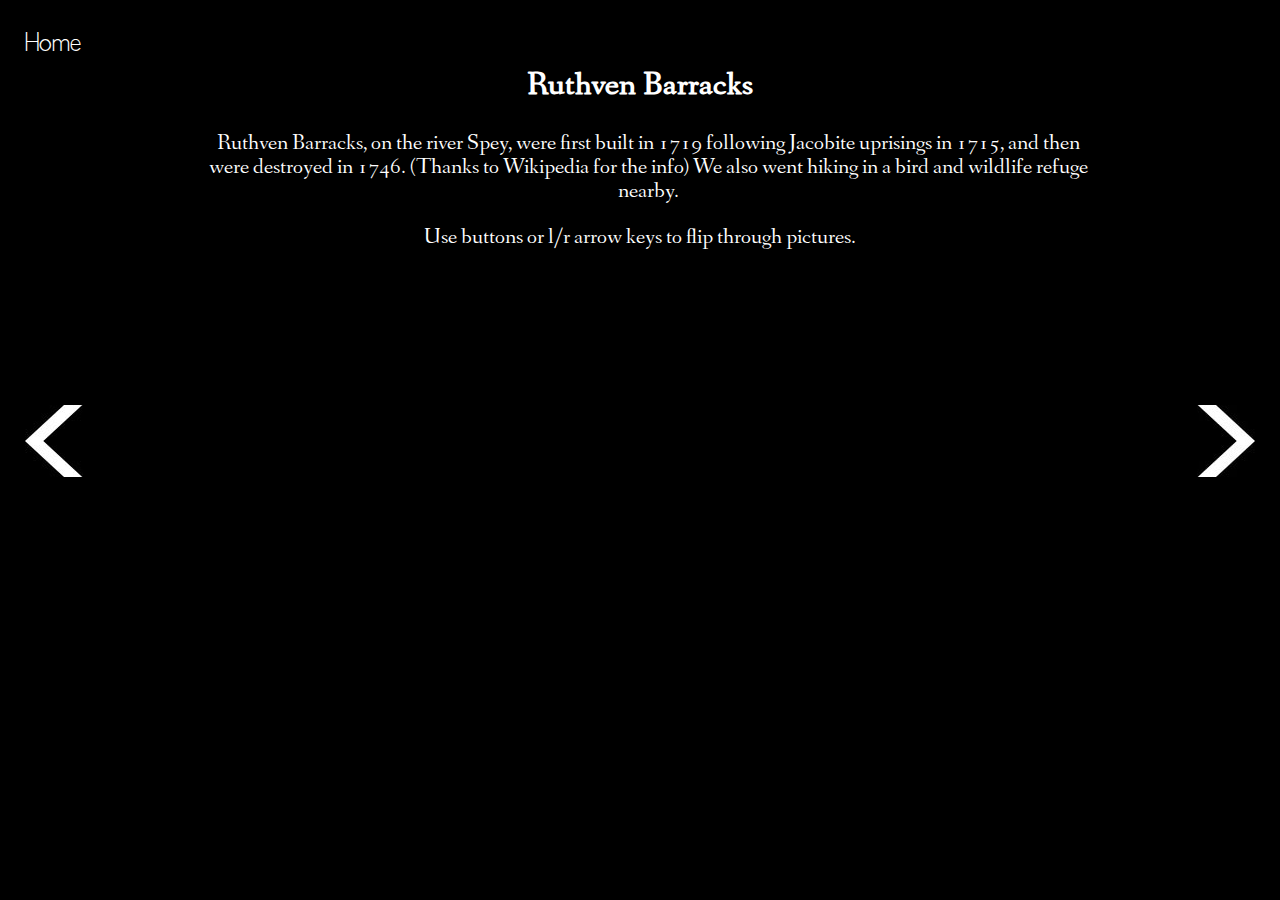
<file: ruthven.html>
<!DOCTYPE html>
<html lang="en">
  <head>
    <meta charset="utf-8">
	   <meta http-equiv="X-UA-Compatible" content="IE=edge">
	   <meta name="viewport" content="width=device-width, initial-scale=1">
     <script src ="photo_slider.js"></script>
    <title>Roman Ruins</title>
    <!-- Bootstrap -->
	   <link href="css/style1.css" rel="stylesheet">
	<!-- HTML5 shim and Respond.js for IE8 support of HTML5 elements and media queries -->
	<!-- WARNING: Respond.js doesn't work if you view the page via file:// -->
	<!--[if lt IE 9]>
		  <script src="https://oss.maxcdn.com/html5shiv/3.7.2/html5shiv.min.js"></script>
		  <script src="https://oss.maxcdn.com/respond/1.4.2/respond.min.js"></script>
		<![endif]-->
  </head>
  <body>
    <div class = "home_button"><a href="index.html"><p>Home</p></a></div>
    <script src="js/jquery-1.11.3.min.js" type="text/javascript"></script>  
    <!--eventually this needs to go in its own js file-->
    <script >
    
      var captions;
     // array of captions for pictures
      captions = ["A friend I made!",
      "My friend and Ruthven", "The barracks (sans friend)",
      "Looking out from the barracks", "Stables for the barracks",
       "One side of the barracks","Looking out toward Kingussie from the barracks", 
       "The stables again","And again", "Where soldiers were housed", 
         "From the barracks", "It was a beautiful setting",
          "Yay for pretty hills!", "On a hike near Ruthven",
          "On a nearby hike", "Looking out over pastures",
          "Aspen trees! (I think?)", "The sun always makes me happy",
           "Scottish scenery!", "The barracks from a distance. Photographer credits to my brother!"  ];

      photo_slider('<h2>Ruthven Barracks</h2><p id ="abt_caption">Ruthven Barracks, on the river Spey, were first built in 1719 following Jacobite uprisings in 1715, and then were destroyed in 1746. (Thanks to Wikipedia for the info) We also went hiking in a bird and wildlife refuge nearby.</p>',
      'ruthven/ruthven_', captions);
      
    </script>
    <div id = "my_images">       
    </div>
    <img src = "images/left_button.jpg" class="left_button">
    <img src = "images/right_button.jpg" class="right_button">
  </body>
</html>
</file>
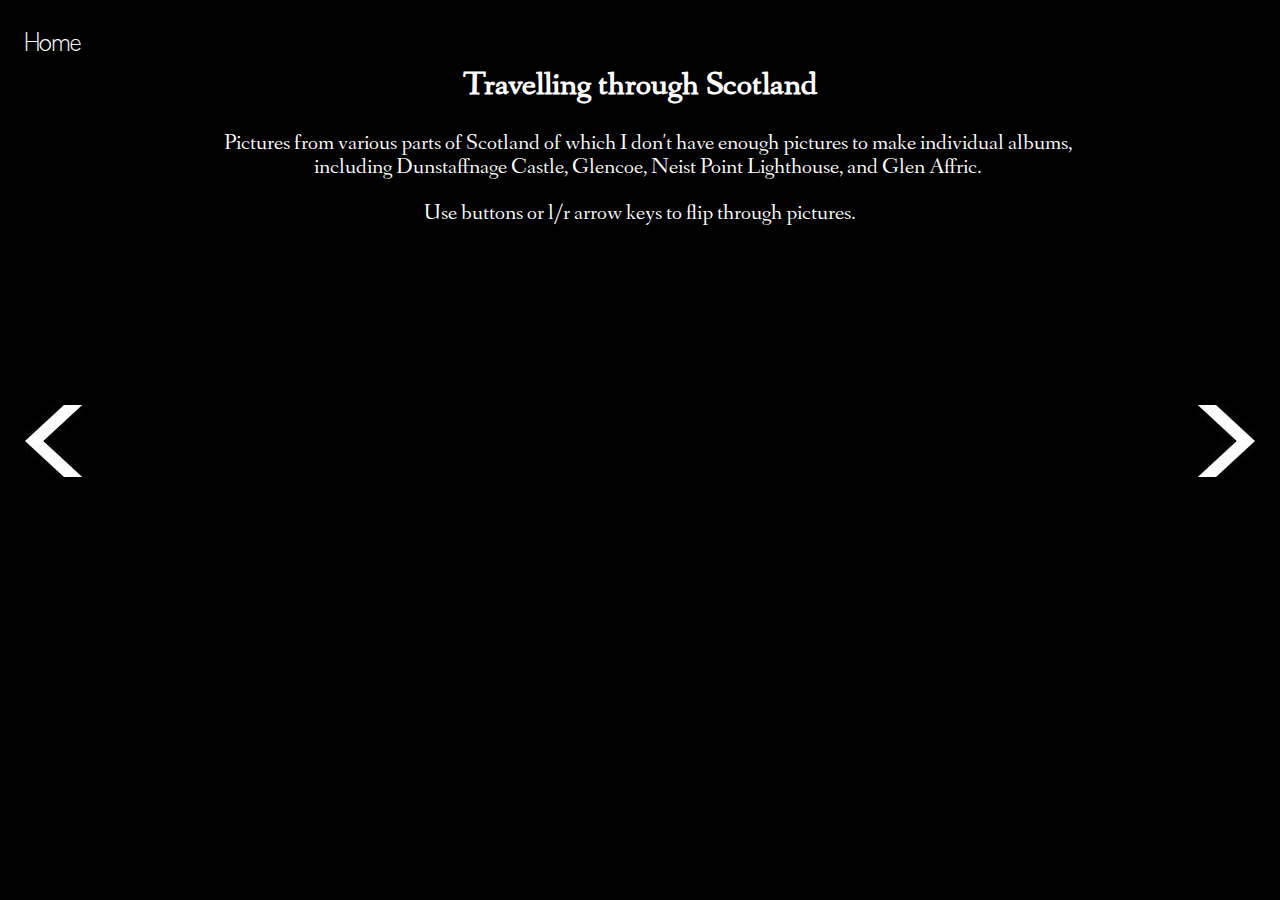
<file: scotland.html>
<!DOCTYPE html>
<html lang="en">
  <head>
    <meta charset="utf-8">
	   <meta http-equiv="X-UA-Compatible" content="IE=edge">
	   <meta name="viewport" content="width=device-width, initial-scale=1">
     <script src ="photo_slider.js"></script>
    <title>Throughout Scotland</title>
    <!-- Bootstrap -->
	   <link href="css/style1.css" rel="stylesheet">
	<!-- HTML5 shim and Respond.js for IE8 support of HTML5 elements and media queries -->
	<!-- WARNING: Respond.js doesn't work if you view the page via file:// -->
	<!--[if lt IE 9]>
		  <script src="https://oss.maxcdn.com/html5shiv/3.7.2/html5shiv.min.js"></script>
		  <script src="https://oss.maxcdn.com/respond/1.4.2/respond.min.js"></script>
		<![endif]-->
  </head>
  <body>
    <div class = "home_button"><a href="index.html"><p>Home</p></a></div>
    <script src="js/jquery-1.11.3.min.js" type="text/javascript"></script>  
    <!--eventually this needs to go in its own js file-->
    <script >
    
      var captions;
     // array of captions for pictures
      captions = ["Dunstaffnage Castle, a thirteenth century castle near Oban, Scotland",
      "Near Dunstaffnage Castle", "Dunstaffnage Castle",
      "From Dunstaffnage Castle", "Dunstaffnage Castle", 
       "Dunstaffnage Castle",
       "Dunstaffnage Castle (last one!)", "Glencoe", 
         "Glencoe", "Glencoe", "Glencoe", "Glencoe",
          "Glencoe", "Glencoe", "Isle of Skye", 
          "Isle of Skye, near the so-called 'Fairy Pools'",
           "Unfortunately, due to flooding, we couldn't get closer to the Fairy Pools, but the scenery was still beautiful", 
           "Isle of Skye", "Still near the Fairy Pools", 
           "Isle of Skye, near Neist Point Lighthouse",
         "Neist Point Lighthouse", "A bit closer!", 
         "The lighthouse and cliffs!", "Neist Point Lighthouse", 
         "Near Neist Point Lighthouse", "Near the lighthouse", 
         "Neist Point", "A sheep! In Scotland! How revolutionary!",
          "An almost sunset over the Irish Sea", "A bit of pink", 
          "Neist Point Lighthouse!", "In Glen Affric", 
          "In Glen Affric", "Glen Affric", "Glen Affric", 
          "In Glen Affric", "In Glen Affric", "Glen Affric",
           "Last picture of Glen Affric!"];

      photo_slider('<h2>Travelling through Scotland</h2><p id ="abt_caption">Pictures from various parts of Scotland of which I don&apos;t have enough pictures to make individual albums, including Dunstaffnage Castle, Glencoe, Neist Point Lighthouse, and Glen Affric.</p>',
      'travels_scotland/scotland_', captions);
      
    </script>
    <div id = "my_images">       
    </div>
    <img src = "images/left_button.jpg" class="left_button">
    <img src = "images/right_button.jpg" class="right_button">
  </body>
</html>
</file>
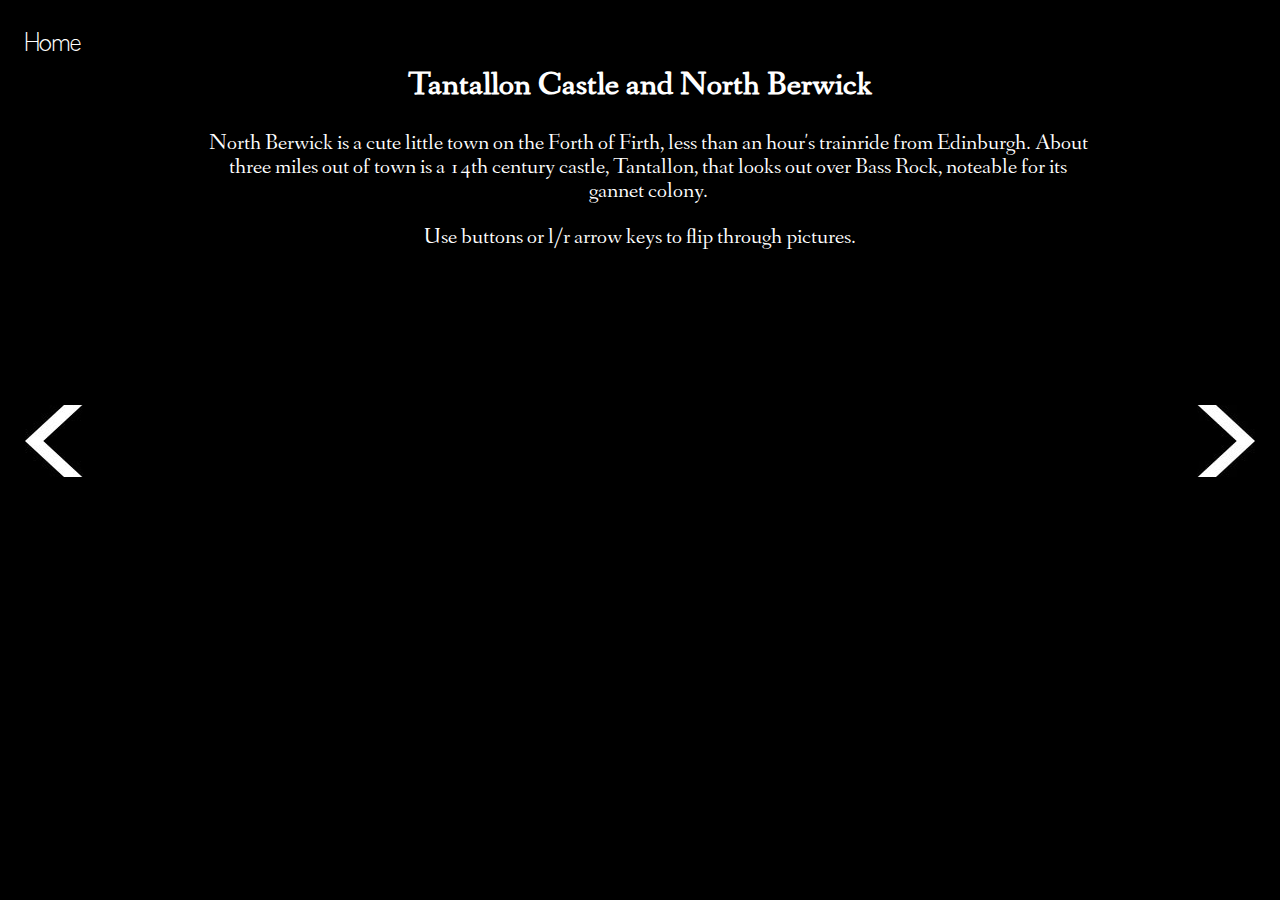
<file: tantallon.html>
<!DOCTYPE html>
<html lang="en">
  <head>
    <meta charset="utf-8">
	   <meta http-equiv="X-UA-Compatible" content="IE=edge">
	   <meta name="viewport" content="width=device-width, initial-scale=1">
     <script src ="photo_slider.js"></script>
    <title>Tantallon Castle</title>
    <!-- Bootstrap -->
	   <link href="css/style1.css" rel="stylesheet">
	<!-- HTML5 shim and Respond.js for IE8 support of HTML5 elements and media queries -->
	<!-- WARNING: Respond.js doesn't work if you view the page via file:// -->
	<!--[if lt IE 9]>
		  <script src="https://oss.maxcdn.com/html5shiv/3.7.2/html5shiv.min.js"></script>
		  <script src="https://oss.maxcdn.com/respond/1.4.2/respond.min.js"></script>
		<![endif]-->
  </head>
  <body>
    <div class = "home_button"><a href="index.html"><p>Home</p></a></div>
    <script src="js/jquery-1.11.3.min.js" type="text/javascript"></script>  
    <!--eventually this needs to go in its own js file-->
    <script >
    
      var captions;
     // array of captions for pictures
      captions = ["Tantallon Castle",
      "On the ramparts of the castle", "Looking over the castle toward Bass Rock","Looking out over the castle", "The castle and the Forth of Firth", 
       "The kitchen and various other parts of the ruin",
       "An old staircase", "The castle", 
         "From North Berwick!", "Bass Rock from Noth Berwick"];

      photo_slider('<h2>Tantallon Castle and North Berwick</h2><p id ="abt_caption">North Berwick is a cute little town on the Forth of Firth, less than an hour&apos;s trainride from Edinburgh. About three miles out of town is a 14th century castle, Tantallon, that looks out over Bass Rock, noteable for its gannet colony. </p>',
      'tantallon/tantallon_', captions);
      
    </script>
    <div id = "my_images">       
    </div>
    <img src = "images/left_button.jpg" class="left_button">
    <img src = "images/right_button.jpg" class="right_button">
  </body>
</html>
</file>
<file: css/style1.css>
@font-face {
	font-family: 'Quaver'; /*a name to be used later*/
	src: url('QuaverSerif.otf'); /*URL to font*/
}

@font-face{
	font-family: 'QuaverSans';
	src: url('QuaverSans.otf');
}

@font-face{
	font-family: 'Fanwood';
	src: url('Fanwood.otf');
}

@font-face{
	font-family: 'FanwoodBold';
	src: url('Fanwood Text.otf');
}

#main_picture {
	border: 10px solid white;
	max-width: 70%;	
	max-height: 79vh;
}



.filler {
	max-width: 90%;
}


#headline {
	color:white;
	font-style: italic
}

.caption{
	font-family: 'Fanwood';
}

.homeTitle{	
    margin-top:70px;
	font-family: 'Fanwood';
	text-align: center;
	font-size: 22px;
}

.home_button{
	font-family: 'QuaverSans';
	font-size: 30px;
	position: absolute;
	top: 0px;
	left: 25px;
}

#my_images{
    text-align:center;
    margin-top:70px;
    font-size: 22px;    
	max-height: 70%
}


.right_button{
	position:absolute;
	right: 25px;
	top: 45vh;
}

.left_button{
	position:absolute;
	left: 25px;
	top: 45vh;
}

a {
	text-decoration: none;
}

#abt_caption {
	max-width: 70vw;
	margin-left: 15vw;
}

h2 {
	color: white;
	font-family: 'FanwoodBold';
}

p {
  color: white;
}
 body {
  background-color: black;
}

.img img {
    width: 100%;
    height: auto;
    border: 4px solid #ffffff;
}

.desc {
    padding: 5px;
    text-align: center;
}

* {
    box-sizing: border-box;
}

.responsive {
    padding: 0 6px;
    float: left;
    width: 33%;
}

@media only screen and (max-width: 700px){
    .responsive {
        width: 49%;
        margin: 6px 0;
    }
}

@media only screen and (max-width: 500px){
    .responsive {
        width: 100%;
    }
}

.clearfix:after {
    content: "";
    display: table;
    clear: both;
}
</file>
